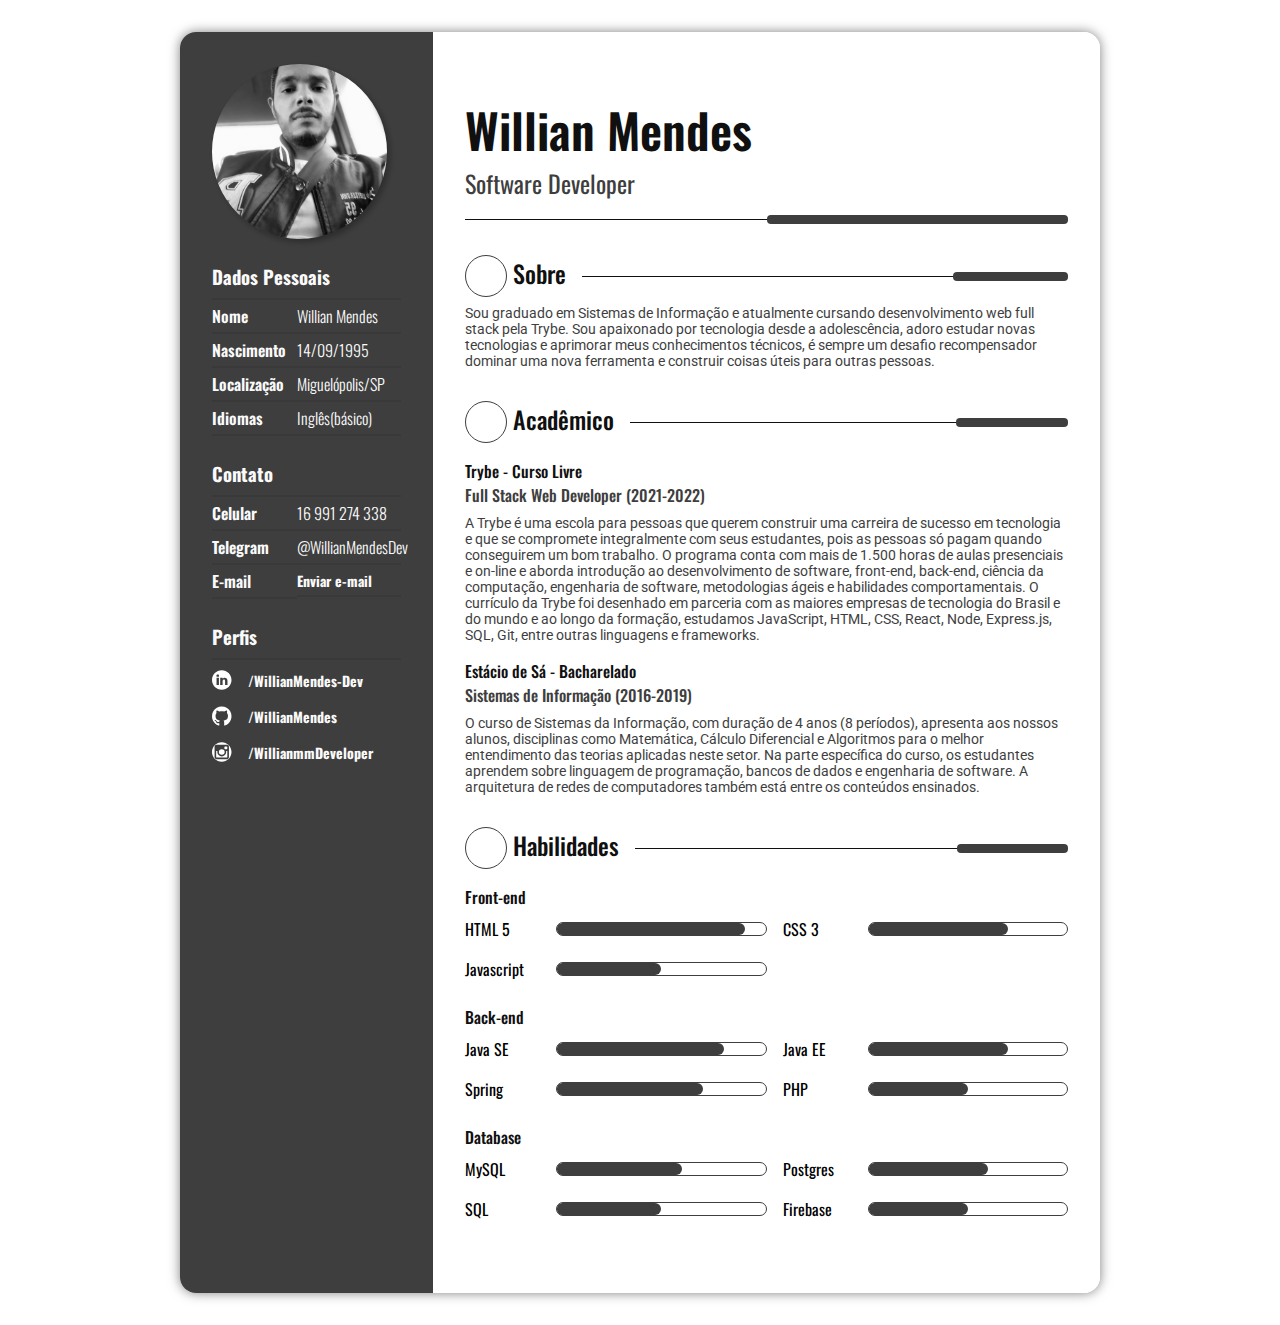
<file: index.html>
<!DOCTYPE html>
<html lang="pt-br">
<head>
    <meta charset="UTF-8">
    <meta http-equiv="X-UA-Compatible" content="IE=edge">
    <meta name="viewport" content="width=device-width, initial-scale=1.0">

    <title>Willian Mendes - Software Developer</title>

    <link rel="stylesheet" href="css/style.css">

    <link rel="stylesheet" href="https://cdnjs.cloudflare.com/ajax/libs/font-awesome/5.15.2/css/all.min.css"
          integrity="sha512-HK5fgLBL+xu6dm/Ii3z4xhlSUyZgTT9tuc/hSrtw6uzJOvgRr2a9jyxxT1ely+B+xFAmJKVSTbpM/CuL7qxO8w=="
          crossorigin="anonymous"/>
</head>
<body>
<main>
    <section class="side">

        <div class="profile-image"></div>

        <h3>Dados Pessoais</h3>
        <div class="section-side section-profile">
            <div class="box-keys">
                <ul>
                    <li class="li-keys">Nome</li>
                    <li class="li-keys">Nascimento</li>
                    <li class="li-keys">Localização</li>
                    <li class="li-keys">Idiomas</li>
                </ul>
            </div>
            <div class="box-values">
                <ul>
                    <li class="li-values">Willian Mendes</li>
                    <li class="li-values">14/09/1995</li>
                    <li class="li-values">Miguelópolis/SP</li>
                    <li class="li-values">Inglês(básico)</li>
                </ul>
            </div>
        </div>

        <h3>Contato</h3>
        <div class="section-side section-contact">
            <div class="box-keys">
                <ul>
                    <li class="li-keys">Celular</li>
                    <li class="li-keys">Telegram</li>
                    <li class="li-keys">E-mail</li>
                </ul>
            </div>
            <div class="box-values">
                <ul>
                    <li class="li-values">16 991 274 338</li>
                    <li class="li-values">@WillianMendesDev</li>
                    <li class="li-values">
                        <a href="mailto:willianmendesbr@gmail.com">Enviar e-mail<i class="fas fa-arrow-right"></i></a>
                    </li>
                </ul>
            </div>
        </div>

        <h3>Perfis</h3>
        <div class="section-side section-social">
            <div class="box-icons">
                <ul>
                    <li class="li-keys">
                        <svg height="24px" viewBox="0 0 512 512" width="24px" xmlns="http://www.w3.org/2000/svg">
                            <path d="m256 0c-141.363281 0-256 114.636719-256 256s114.636719 256 256 256 256-114.636719 256-256-114.636719-256-256-256zm-74.390625 387h-62.347656v-187.574219h62.347656zm-31.171875-213.1875h-.40625c-20.921875 0-34.453125-14.402344-34.453125-32.402344 0-18.40625 13.945313-32.410156 35.273437-32.410156 21.328126 0 34.453126 14.003906 34.859376 32.410156 0 18-13.53125 32.402344-35.273438 32.402344zm255.984375 213.1875h-62.339844v-100.347656c0-25.21875-9.027343-42.417969-31.585937-42.417969-17.222656 0-27.480469 11.601563-31.988282 22.800781-1.648437 4.007813-2.050781 9.609375-2.050781 15.214844v104.75h-62.34375s.816407-169.976562 0-187.574219h62.34375v26.558594c8.285157-12.78125 23.109375-30.960937 56.1875-30.960937 41.019531 0 71.777344 26.808593 71.777344 84.421874zm0 0"/>
                        </svg>
                        <a href="https://www.linkedin.com/in/willianmendes-dev" target="_blank">/WillianMendes-Dev<i
                                class="fas fa-arrow-right"></i></a>
                    </li>
                    <li class="li-keys">
                        <svg version="1.1" id="Capa_1" xmlns="http://www.w3.org/2000/svg"
                             xmlns:xlink="http://www.w3.org/1999/xlink" x="0px" y="0px"
                             width="24px" height="24px" viewBox="0 0 438.549 438.549"
                             style="enable-background:new 0 0 438.549 438.549;"
                             xml:space="preserve">
                                <g>
                                <path d="M409.132,114.573c-19.608-33.596-46.205-60.194-79.798-79.8C295.736,15.166,259.057,5.365,219.271,5.365
                                    c-39.781,0-76.472,9.804-110.063,29.408c-33.596,19.605-60.192,46.204-79.8,79.8C9.803,148.168,0,184.854,0,224.63
                                    c0,47.78,13.94,90.745,41.827,128.906c27.884,38.164,63.906,64.572,108.063,79.227c5.14,0.954,8.945,0.283,11.419-1.996
                                    c2.475-2.282,3.711-5.14,3.711-8.562c0-0.571-0.049-5.708-0.144-15.417c-0.098-9.709-0.144-18.179-0.144-25.406l-6.567,1.136
                                    c-4.187,0.767-9.469,1.092-15.846,1c-6.374-0.089-12.991-0.757-19.842-1.999c-6.854-1.231-13.229-4.086-19.13-8.559
                                    c-5.898-4.473-10.085-10.328-12.56-17.556l-2.855-6.57c-1.903-4.374-4.899-9.233-8.992-14.559
                                    c-4.093-5.331-8.232-8.945-12.419-10.848l-1.999-1.431c-1.332-0.951-2.568-2.098-3.711-3.429c-1.142-1.331-1.997-2.663-2.568-3.997
                                    c-0.572-1.335-0.098-2.43,1.427-3.289c1.525-0.859,4.281-1.276,8.28-1.276l5.708,0.853c3.807,0.763,8.516,3.042,14.133,6.851
                                    c5.614,3.806,10.229,8.754,13.846,14.842c4.38,7.806,9.657,13.754,15.846,17.847c6.184,4.093,12.419,6.136,18.699,6.136
                                    c6.28,0,11.704-0.476,16.274-1.423c4.565-0.952,8.848-2.383,12.847-4.285c1.713-12.758,6.377-22.559,13.988-29.41
                                    c-10.848-1.14-20.601-2.857-29.264-5.14c-8.658-2.286-17.605-5.996-26.835-11.14c-9.235-5.137-16.896-11.516-22.985-19.126
                                    c-6.09-7.614-11.088-17.61-14.987-29.979c-3.901-12.374-5.852-26.648-5.852-42.826c0-23.035,7.52-42.637,22.557-58.817
                                    c-7.044-17.318-6.379-36.732,1.997-58.24c5.52-1.715,13.706-0.428,24.554,3.853c10.85,4.283,18.794,7.952,23.84,10.994
                                    c5.046,3.041,9.089,5.618,12.135,7.708c17.705-4.947,35.976-7.421,54.818-7.421s37.117,2.474,54.823,7.421l10.849-6.849
                                    c7.419-4.57,16.18-8.758,26.262-12.565c10.088-3.805,17.802-4.853,23.134-3.138c8.562,21.509,9.325,40.922,2.279,58.24
                                    c15.036,16.18,22.559,35.787,22.559,58.817c0,16.178-1.958,30.497-5.853,42.966c-3.9,12.471-8.941,22.457-15.125,29.979
                                    c-6.191,7.521-13.901,13.85-23.131,18.986c-9.232,5.14-18.182,8.85-26.84,11.136c-8.662,2.286-18.415,4.004-29.263,5.146
                                    c9.894,8.562,14.842,22.077,14.842,40.539v60.237c0,3.422,1.19,6.279,3.572,8.562c2.379,2.279,6.136,2.95,11.276,1.995
                                    c44.163-14.653,80.185-41.062,108.068-79.226c27.88-38.161,41.825-81.126,41.825-128.906
                                    C438.536,184.851,428.728,148.168,409.132,114.573z"/></g>
                            <g></g>
                            <g></g>
                            <g></g>
                            <g></g>
                            <g></g>
                            <g></g>
                            <g></g>
                            <g></g>
                            <g></g>
                            <g></g>
                            <g></g>
                            <g></g>
                            <g></g>
                            <g></g>
                            <g></g></svg>
                        <a href="https://www.github.com/WillianMendes" target="_blank">/WillianMendes<i
                                class="fas fa-arrow-right"></i></a>
                    </li>
                    <li class="li-keys">
                        <svg version="1.1" id="Capa_1" xmlns="http://www.w3.org/2000/svg"
                             xmlns:xlink="http://www.w3.org/1999/xlink" x="0px" y="0px" width="24px" height="24px"
                             viewBox="0 0 97.75 97.75" style="enable-background:new 0 0 97.75 97.75;"
                             xml:space="preserve">
                                <g>
                                    <g>
                                        <ellipse cx="48.944" cy="48.719" rx="14.465" ry="14.017"/>
                                        <path d="M71.333,49.501c0,11.981-10.024,21.692-22.389,21.692s-22.389-9.711-22.389-21.692c0-2.147,0.324-4.221,0.924-6.18h-6.616
                                            v30.427c0,1.576,1.288,2.863,2.863,2.863h50.159c1.576,0,2.865-1.287,2.865-2.863V43.321h-6.341
                                            C71.008,45.28,71.333,47.354,71.333,49.501z"/>
                                        <path d="M65.332,35.11h8.141c1.784,0,3.242-1.458,3.242-3.242v-7.762c0-1.785-1.458-3.243-3.242-3.243h-8.141
                                            c-1.785,0-3.243,1.458-3.243,3.243v7.762C62.088,33.651,63.547,35.11,65.332,35.11z"/>
                                        <path d="M48.875,0C21.882,0,0,21.882,0,48.875S21.882,97.75,48.875,97.75S97.75,75.868,97.75,48.875S75.868,0,48.875,0z
                                            M75.645,84.891H22.106c-5.087,0-9.246-3.765-9.246-9.244V22.105c0-5.481,4.159-9.245,9.246-9.245h53.539
                                            c5.086,0,9.246,3.764,9.246,9.245v53.542C84.891,81.126,80.73,84.891,75.645,84.891z"/>
                                </g></g>
                            <g></g>
                            <g></g>
                            <g></g>
                            <g></g>
                            <g></g>
                            <g></g>
                            <g></g>
                            <g></g>
                            <g></g>
                            <g></g>
                            <g></g>
                            <g></g>
                            <g></g>
                            <g></g>
                            <g></g></svg>
                        <a href="https://www.instagram.com/willianmmdeveloper/" target="_blank">/WillianmmDeveloper<i
                                class="fas fa-arrow-right"></i></a>
                    </li>
                </ul>
            </div>
        </div>
    </section>

    <section class="content">

        <div class="header-box">
            <h1>Willian Mendes</h1>
            <h3>Software Developer</h3>
            <div class="line-title line-header">
                <div class="line"></div>
                <div class="line-detail"></div>
            </div>
        </div>

        <div class="section about">
            <div class="section-header">
                <div class="icon-circle-box">
                    <i class="fas fa-user"></i>
                </div>
                <h3>Sobre</h3>
                <div class="line-title">
                    <div class="line"></div>
                    <div class="line-detail"></div>
                </div>
            </div>
            <p class="paragraph">
                Sou graduado em Sistemas de Informação e atualmente cursando desenvolvimento web full stack pela Trybe.

                Sou apaixonado por tecnologia desde a adolescência, adoro estudar novas tecnologias e aprimorar meus
                conhecimentos técnicos, é sempre um desafio recompensador dominar uma nova ferramenta e construir coisas
                úteis para outras pessoas.
            </p>
        </div>

        <div class="section education">
            <div class="section-header">
                <div class="icon-circle-box">
                    <i class="fas fa-user-graduate"></i>
                </div>
                <h3>Acadêmico</h3>
                <div class="line-title">
                    <div class="line"></div>
                    <div class="line-detail"></div>
                </div>
            </div>
            <div class="education-item">
                <h4>Trybe - Curso Livre</h4>
                <p class="education-date">Full Stack Web Developer (2021-2022)</p>
                <p class="paragraph">
                    A Trybe é uma escola para pessoas que querem construir uma carreira de sucesso em tecnologia e que
                    se compromete integralmente com seus estudantes, pois as pessoas só pagam quando conseguirem um bom
                    trabalho.
                    O programa conta com mais de 1.500 horas de aulas presenciais e on-line e aborda introdução ao
                    desenvolvimento de software, front-end, back-end, ciência da computação, engenharia de software,
                    metodologias ágeis e habilidades comportamentais.
                    O currículo da Trybe foi desenhado em parceria com as maiores empresas de tecnologia do Brasil e do
                    mundo e ao longo da formação, estudamos JavaScript, HTML, CSS, React, Node, Express.js, SQL, Git,
                    entre outras linguagens e frameworks.
                </p>
            </div>
            <div class="education-item">
                <h4>Estácio de Sá - Bacharelado</h4>
                <p class="education-date">Sistemas de Informação (2016-2019)</p>
                <p class="paragraph">
                    O curso de Sistemas da Informação, com duração de 4 anos (8 períodos), apresenta aos nossos alunos,
                    disciplinas como Matemática, Cálculo Diferencial e Algoritmos para o melhor entendimento das teorias
                    aplicadas neste setor. Na parte específica do curso, os estudantes aprendem sobre linguagem de
                    programação, bancos de dados e engenharia de software. A arquitetura de redes de computadores também
                    está entre os conteúdos ensinados.
                </p>
            </div>
        </div>

        <div class="section skills">
            <div class="section-header">
                <div class="icon-circle-box">
                    <i class="fas fa-sliders-h"></i>
                </div>
                <h3>Habilidades</h3>
                <div class="line-title">
                    <div class="line"></div>
                    <div class="line-detail"></div>
                </div>
            </div>
            <div class="front-skills">
                <h4>Front-end</h4>
                <ul>
                    <li>
                        <span>HTML 5</span>
                        <div class="skill-bar">
                            <div class="base-bar">
                                <div class="fill-bar fill-90"></div>
                            </div>
                        </div>
                    </li>
                    <li>
                        <span>CSS 3</span>
                        <div class="skill-bar">
                            <div class="base-bar">
                                <div class="fill-bar fill-70"></div>
                            </div>
                        </div>
                    </li>
                    <li>
                        <span>Javascript</span>
                        <div class="skill-bar">
                            <div class="base-bar">
                                <div class="fill-bar fill-50"></div>
                            </div>
                        </div>
                    </li>
                </ul>
            </div>
            <div class="back-skills">
                <h4>Back-end</h4>
                <ul>
                    <li>
                        <span>Java SE</span>
                        <div class="skill-bar">
                            <div class="base-bar">
                                <div class="fill-bar fill-80"></div>
                            </div>
                        </div>
                    </li>
                    <li>
                        <span>Java EE</span>
                        <div class="skill-bar">
                            <div class="base-bar">
                                <div class="fill-bar fill-70"></div>
                            </div>
                        </div>
                    </li>
                    <li>
                        <span>Spring</span>
                        <div class="skill-bar">
                            <div class="base-bar">
                                <div class="fill-bar fill-70"></div>
                            </div>
                        </div>
                    </li>
                    <li>
                        <span>PHP</span>
                        <div class="skill-bar">
                            <div class="base-bar">
                                <div class="fill-bar fill-50"></div>
                            </div>
                        </div>
                    </li>
                </ul>
            </div>
            <div class="database-skills">
                <h4>Database</h4>
                <ul>
                    <li>
                        <span>MySQL</span>
                        <div class="skill-bar">
                            <div class="base-bar">
                                <div class="fill-bar fill-60"></div>
                            </div>
                        </div>
                    </li>
                    <li>
                        <span>Postgres</span>
                        <div class="skill-bar">
                            <div class="base-bar">
                                <div class="fill-bar fill-60"></div>
                            </div>
                        </div>
                    </li>
                    <li>
                        <span>SQL</span>
                        <div class="skill-bar">
                            <div class="base-bar">
                                <div class="fill-bar fill-50"></div>
                            </div>
                        </div>
                    </li>
                    <li>
                        <span>Firebase</span>
                        <div class="skill-bar">
                            <div class="base-bar">
                                <div class="fill-bar fill-50"></div>
                            </div>
                        </div>
                    </li>
                </ul>
            </div>
        </div>

    </section>

</main>
</body>
</html>
</file>
<file: css/style.css>
@import url('https://fonts.googleapis.com/css2?family=Oswald:wght@200;300;400;500;600;700&family=Roboto&display=swap');

:root {
    --main-bg-color: #FFFFFF;
    --side-bg-color: #3E3E3E;
    --text-white-color: #FAFAFA;
    --text-black-color: #101010;
}

* {
    font-family: 'Oswald', sans-serif;
    padding: 0;
    margin: 0;
}

main {
    width: 920px;
    margin: 32px auto;
    border-radius: 16px;
    display: flex;
    box-shadow: 0px 0px 4px 0px rgba(0,0,0,0.9);
    box-shadow: 0px 0px 8px 0px rgba(0,0,0,0.7);
    box-shadow: 0px 0px 12px 0px rgba(0,0,0,0.5);
}

.content {
    min-height: 100vh;
    width: 700px;
    padding: 32px;
    border-radius: 0 16px 16px 0;
    background-color: var(--main-bg-color);
}

.content .section .section-header {
    display: flex;
}

.content .line-title.line-header {
    margin-left: 0;
}

.content .line-title {
    width: 100%;
    margin-left: 16px;
    display: inline-flex;
    align-items: center;
}

.content .line-title .line {
    width: 100%;
    height: 1px;
    background-color: var(--text-black-color);
}

.content .line-title.line-header .line-detail {
    width: 600px;
    height: 9px;
    border-radius: 4px;
    background-color: var(--side-bg-color);
}

.content .line-title .line-detail {
    width: 150px;
    height: 9px;
    border-radius: 4px;
    background-color: var(--side-bg-color);
}

.content .icon-circle-box {
    width: 40px;
    height: 40px;
    border: 1px solid var(--side-bg-color);
    border-radius: 50%;
    display: inline-flex;
    justify-content: center;
    align-items: center;
}

.content .icon-circle-box i {
    font-size: 24px;
    padding: 24px;
}

.content .header-box {
    padding: 30px 0;
}

.content .header-box h1 {
    font-size: 48px;
    font-weight: 600;
    color: var(--text-black-color);
}

.content .header-box h3 {
    font-size: 24px;
    font-weight: 400;
    color: var(--side-bg-color);
}

.content .section {
    margin-bottom: 32px;
}

.content .section h3 {
    font-size: 24px;
    font-weight: 500;
    margin-left: 6px;
    color: var(--text-black-color);
    display: inline;
}

.content .section h4 {
    font-size: 16px;
    font-weight: 500;
    margin-top: 16px;
    color: var(--text-black-color);
}

.content .section .education-date {
    font-size: 16px;
    font-weight: 500;
}

.content .section p {
    color: var(--side-bg-color);
}

.content .section .paragraph {
    font-family: 'Roboto';
    font-size: 14px;
    margin-top: 8px;
}

.content .section.skills {

}

.content .section.skills ul {
    list-style: none;
    display: flex;
    flex-flow: row wrap;
    align-items: center;
}

.content .section.skills ul li {
    width: 50%;
    padding: 8px 0;
    display: flex;
    align-items: center;
}

.content .section.skills ul li:nth-child(even) {
    width: calc(50% - 16px);
    padding-left: 16px;
}

.content .section.skills ul li span {
    width: 30%;
}

.content .skill-bar {
    width: 70%;
    display: flex;
}

.content .skill-bar .base-bar {
    width: 100%;
    height: 12px;
    border: 1px solid var(--side-bg-color);
    border-radius: 12px;
    background-color: var(--main-bg-color);
}

.content .skill-bar .fill-bar {
    width: 0;
    height: 12px;
    border-radius: 11px 12px 12px 11px;
    background-color: var(--side-bg-color);
}

.fill-10 {
    width: 10% !important;
}

.fill-20 {
    width: 20% !important;
}

.fill-30 {
    width: 30% !important;
}

.fill-40 {
    width: 40% !important;
}

.fill-50 {
    width: 50% !important;
}

.fill-60 {
    width: 60% !important;
}

.fill-70 {
    width: 70% !important;
}

.fill-80 {
    width: 80% !important;
}

.fill-90 {
    width: 90% !important;
}

.fill-100 {
    width: 100% !important;
}

.side {
    min-height: 100vh;
    width: 220px;
    padding: 32px;
    border-radius: 16px 0 0 16px;
    background-color: var(--side-bg-color);
}

.side .section-side {
    display: flex;
}

.side .box-keys {
    width: 45%;
}

.side .box-values {
    width: 55%;
}

.side .box-values a {
    width: 100%;
    font-size: 14px;
    font-weight: 700;
    text-decoration: none;
    color: var(--text-white-color);
    margin-top: 1px;
    display: flex;
    align-items: center;
    justify-content: space-between;
}

.side .profile-image {
    width: 175px;
    height: 175px;
    background-image: url("../img/eu.jpg");
    background-position: center;
    background-size: cover;
    background-repeat: no-repeat;
    filter: grayscale(100%);
    border-radius: 50%;
    box-shadow: 1px 1px 4px 0px rgba(0,0,0,0.5);
    box-shadow: 3px 3px 6px 0px rgba(0,0,0,0.3);
}

.side h3 {
    color: var(--text-white-color);
    margin-top: 24px;
    padding-bottom: 8px;
    border-bottom: 2px solid #393939;
}

.side ul {
    list-style: none;
}

.side ul li {
    padding: 4px 0;
    border-bottom: 2px solid #393939;
}

.side .li-keys {
    font-weight: 600;
    color: var(--text-white-color);
}

.side .li-values {
    font-weight: 300;
    color: var(--text-white-color);
}

.side .box-icons ul li {
    border: none;
}

.side .box-icons .li-keys {
    margin-top: 4px;
    display: flex;
}

.side .box-icons {
    width: 100%;
}

.side .box-icons .li-keys a {
    width: 100%;
    font-size: 14px;
    font-weight: 700;
    text-decoration: none;
    color: var(--text-white-color);
    margin-top: 1px;
    display: flex;
    align-items: center;
    justify-content: space-between;
}

.side .box-icons .li-keys a i {
    justify-content: flex-end;
}

.side .box-icons svg {
    fill: #FFFFFF;
    margin-right: 16px;
}
</file>
